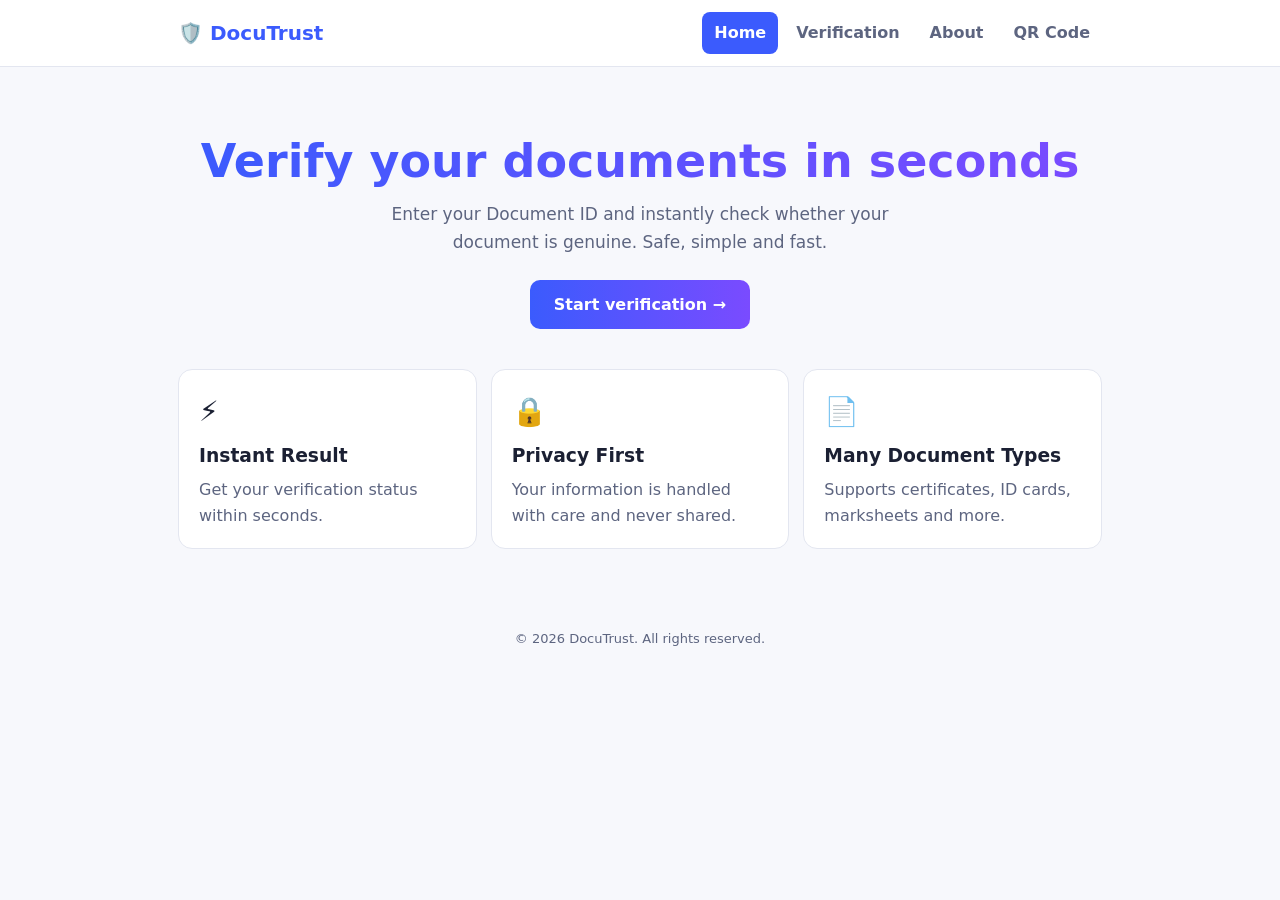
<file: index.html>
<!DOCTYPE html>
<html lang="en">
<head>
<meta charset="utf-8">
<meta name="viewport" content="width=device-width, initial-scale=1, viewport-fit=cover">
<meta name="description" content="Verify the authenticity of certificates and ID documents using a Document ID.">
<meta name="theme-color" content="#3b5bfd">
<link rel="icon" href="data:image/svg+xml,%3Csvg xmlns='http://www.w3.org/2000/svg' viewBox='0 0 100 100'%3E%3Ctext y='.9em' font-size='90'%3E%F0%9F%9B%A1%EF%B8%8F%3C/text%3E%3C/svg%3E">
<title>DocuTrust – Document Verification</title>
<style>
:root{box-sizing:border-box;--bg:#f7f8fc;--card:#fff;--text:#1b2033;--muted:#5d6580;--brand:#3b5bfd;--brand2:#7a4bff;--ok:#12805c;--okbg:#e2f6ee;--bad:#b3261e;--badbg:#fdeceb;--line:#e3e6f0}
@media (prefers-color-scheme:dark){:root{color-scheme:dark;--bg:#0f1221;--card:#181c30;--text:#eef0fa;--muted:#a3a9c6;--brand:#7f95ff;--brand2:#a583ff;--ok:#4ade9f;--okbg:#10332a;--bad:#ff8a80;--badbg:#3a1815;--line:#2a2f4a}}
*{box-sizing:border-box}
body{margin:0;background:var(--bg);color:var(--text);font-family:system-ui,-apple-system,"Segoe UI",Roboto,sans-serif;line-height:1.6}
header{position:sticky;top:0;background:var(--card);border-bottom:1px solid var(--line);z-index:5}
.bar{max-width:960px;margin:auto;padding:12px 18px;display:flex;align-items:center;justify-content:space-between;gap:12px;flex-wrap:wrap}
.logo{font-weight:800;font-size:20px;color:var(--brand)}
nav{display:flex;gap:6px}
nav button{background:none;border:0;color:var(--muted);font:inherit;font-weight:600;padding:8px 12px;border-radius:8px;cursor:pointer}
nav button.on{background:var(--brand);color:#fff}
main{max-width:960px;margin:auto;padding:28px 18px 60px}
.view{display:none}.view.on{display:block}
.hero{text-align:center;padding:40px 10px 30px}
.hero h1{font-size:clamp(28px,6vw,46px);line-height:1.15;margin:0 0 14px;background:linear-gradient(90deg,var(--brand),var(--brand2));-webkit-background-clip:text;background-clip:text;color:transparent}
.hero p{color:var(--muted);max-width:560px;margin:0 auto 24px;font-size:17px}
.btn{background:linear-gradient(90deg,var(--brand),var(--brand2));color:#fff;border:0;padding:12px 24px;border-radius:10px;font:inherit;font-weight:700;cursor:pointer}
.btn:disabled{opacity:.6;cursor:wait}
.grid{display:grid;grid-template-columns:repeat(auto-fit,minmax(220px,1fr));gap:14px;margin-top:10px}
.card{background:var(--card);border:1px solid var(--line);border-radius:14px;padding:20px}
.card h3{margin:6px 0}.card p{color:var(--muted);margin:0}
.ico{font-size:28px}
h2{margin-top:0}
label{display:block;font-weight:600;margin:14px 0 6px}
input{width:100%;padding:12px;border-radius:10px;border:1px solid var(--line);background:var(--bg);color:var(--text);font:inherit}
.res{margin-top:18px;padding:16px;border-radius:12px;display:none;word-break:break-word}
.res.ok{display:block;background:var(--okbg);color:var(--ok)}
.res.bad{display:block;background:var(--badbg);color:var(--bad)}
.cert{display:flex;flex-direction:column;gap:10px;align-items:flex-start;margin-top:12px;background:var(--card);color:var(--text);border:2px solid var(--ok);border-radius:12px;padding:12px;max-width:340px}
.res.bad .cert{border-color:var(--bad)}
.cert img{width:100%;max-width:300px;height:auto;border-radius:6px;border:1px solid var(--line)}
.cert .cn{font-weight:800;font-size:17px}
.cert .row{font-size:13px;color:var(--muted)}
.cert .row b{color:var(--text)}
.tag{display:inline-block;margin-top:6px;font-size:12px;font-weight:700;padding:2px 10px;border-radius:99px;background:var(--okbg);color:var(--ok)}
.tag.exp{background:var(--badbg);color:var(--bad)}
footer{text-align:center;color:var(--muted);font-size:13px;padding:20px}
</style>
</head>
<body>
<header><div class="bar">
<div class="logo">🛡️ DocuTrust</div>
<nav>
<button data-v="home" class="on">Home</button>
<button data-v="verify">Verification</button>
<button data-v="about">About</button>
<button onclick="location.href='docutrust-qr.html'">QR Code</button>
  
</nav></div></header>
<main>
<section id="home" class="view on">
<div class="hero">
<h1>Verify your documents in seconds</h1>
<p>Enter your Document ID and instantly check whether your document is genuine. Safe, simple and fast.</p>
<button class="btn" data-go="verify">Start verification →</button>
</div>
<div class="grid">
<div class="card"><div class="ico">⚡</div><h3>Instant Result</h3><p>Get your verification status within seconds.</p></div>
<div class="card"><div class="ico">🔒</div><h3>Privacy First</h3><p>Your information is handled with care and never shared.</p></div>
<div class="card"><div class="ico">📄</div><h3>Many Document Types</h3><p>Supports certificates, ID cards, marksheets and more.</p></div>
</div>
</section>

<section id="verify" class="view">
<div class="card">
<h2>Document Verification</h2>
<label for="did">Document ID</label>
<input id="did" placeholder="Enter your Document ID" autocomplete="off" maxlength="40">
<p style="margin-top:32px"><button class="btn" id="go">Verify</button></p>
<div class="res" id="res" role="status" aria-live="polite"></div>
</div>
</section>

<section id="about" class="view">
<div class="card">
<h2>About Us</h2>
<p>DocuTrust aims to make document verification easy, fast and reliable. We provide a simple tool that anyone can use to protect themselves from fake documents.</p>
<div class="grid">
<div class="card"><h3>🎯 Mission</h3><p>Trusted verification for everyone.</p></div>
<div class="card"><h3>👁️ Vision</h3><p>A world where every document can be trusted.</p></div>
<div class="card"><h3>📬 Contact</h3><p>hello@docutrust.example</p></div>
</div></div>
</section>
</main>
<footer>© 2026 DocuTrust. All rights reserved.</footer>

<script src="config.js"></script>
<script>
var CFG=window.DOCUTRUST_CONFIG||{};
function esc(s){return String(s==null?"":s).replace(/[&<>"']/g,function(c){return {"&":"&amp;","<":"&lt;",">":"&gt;",'"':"&quot;","'":"&#39;"}[c]})}
function fmt(s){return new Date(s+"T00:00:00").toLocaleDateString("en-GB",{day:"2-digit",month:"short",year:"numeric"})}
function safeUrl(u){return /^https:\/\//i.test(u||"")?u:""}
function certImg(d){
var s='<svg xmlns="http://www.w3.org/2000/svg" viewBox="0 0 300 210"><rect width="300" height="210" fill="#fffdf5"/><rect x="8" y="8" width="284" height="194" fill="none" stroke="#b8902f" stroke-width="3"/><rect x="14" y="14" width="272" height="182" fill="none" stroke="#b8902f" stroke-width="1"/><text x="150" y="46" font-size="17" font-weight="bold" fill="#1b2033" text-anchor="middle" font-family="Georgia,serif">'+esc(d.doc_type.toUpperCase())+'</text><text x="150" y="68" font-size="9" fill="#555" text-anchor="middle" font-family="Arial">This is to certify that</text><text x="150" y="100" font-size="22" font-style="italic" fill="#3b5bfd" text-anchor="middle" font-family="Georgia,serif">'+esc(d.holder_name)+'</text><line x1="60" y1="108" x2="240" y2="108" stroke="#b8902f"/><text x="150" y="126" font-size="8" fill="#555" text-anchor="middle" font-family="Arial">Document ID: '+esc(d.doc_id)+'</text><circle cx="150" cy="160" r="20" fill="#b8902f"/><text x="150" y="165" font-size="14" fill="#fff" text-anchor="middle" font-family="Arial">✓</text><text x="30" y="182" font-size="8" fill="#555" font-family="Arial">Issued: '+fmt(d.issue_date)+'</text><text x="270" y="182" font-size="8" fill="#555" text-anchor="end" font-family="Arial">Expires: '+fmt(d.expiry_date)+'</text></svg>';
return "data:image/svg+xml,"+encodeURIComponent(s).replace(/'/g,"%27");
}
function show(v){
document.querySelectorAll(".view").forEach(function(e){e.classList.toggle("on",e.id===v)});
document.querySelectorAll("nav button").forEach(function(b){b.classList.toggle("on",b.dataset.v===v)});
window.scrollTo(0,0);
}
document.querySelectorAll("[data-v]").forEach(function(b){b.onclick=function(){show(b.dataset.v)}});
document.querySelectorAll("[data-go]").forEach(function(b){b.onclick=function(){show(b.dataset.go)}});

var btn=document.getElementById("go"),inp=document.getElementById("did"),r=document.getElementById("res");
inp.addEventListener("keydown",function(e){if(e.key==="Enter")btn.click()});
function bad(t){r.className="res bad";r.textContent=t}
btn.onclick=function(){
var id=inp.value.trim();
r.className="res";
if(!id){return bad("Please enter a Document ID.")}
if(!/^[A-Za-z0-9._\-\/]{3,40}$/.test(id)){return bad("Invalid Document ID format.")}
if(!CFG.SUPABASE_URL||CFG.SUPABASE_URL.indexOf("YOUR-PROJECT")>-1||!CFG.SUPABASE_ANON_KEY){return bad("Service is not configured yet. Please try again later.")}
btn.disabled=true;btn.textContent="Checking…";
var ctl=new AbortController(),t=setTimeout(function(){ctl.abort()},10000);
fetch(CFG.SUPABASE_URL+"/rest/v1/rpc/verify_document",{
method:"POST",signal:ctl.signal,
headers:{"apikey":CFG.SUPABASE_ANON_KEY,"Authorization":"Bearer "+CFG.SUPABASE_ANON_KEY,"Content-Type":"application/json"},
body:JSON.stringify({p_id:id})
}).then(function(res){
if(!res.ok)throw new Error("HTTP "+res.status);
return res.json();
}).then(function(rows){
var d=rows&&rows[0];
if(!d){return bad("❌ This ID was not found in our records.")}
var revoked=d.status==="revoked";
var expired=new Date(d.expiry_date+"T23:59:59")<new Date();
var good=!revoked&&!expired;
var head=revoked?"⚠️ This document has been revoked":expired?"⚠️ Document found, but it has expired":"✅ Verified! "+esc(d.doc_type);
var label=revoked?"Revoked":expired?"Expired":"Valid";
var url=safeUrl(d.image_url);
var img=url?esc(url):certImg(d);
r.className=good?"res ok":"res bad";
r.innerHTML=head+"<div class='cert'><img src='"+img+"' alt='Certificate' loading='lazy'><div><div class='cn'>"+esc(d.holder_name)+"</div><div class='row'>Issue date: <b>"+fmt(d.issue_date)+"</b></div><div class='row'>Expiry date: <b>"+fmt(d.expiry_date)+"</b></div><span class='tag"+(good?"":" exp")+"'>"+label+"</span></div></div>";
}).catch(function(){
bad("Could not reach the verification service. Please try again.");
}).then(function(){clearTimeout(t);btn.disabled=false;btn.textContent="Verify"});
};

// Shareable / QR link: index.html?id=DT-2026-1001
var q=new URLSearchParams(location.search).get("id");
if(q){inp.value=q.slice(0,40);show("verify");btn.click()}
</script>
</body>
</html>
</file>
